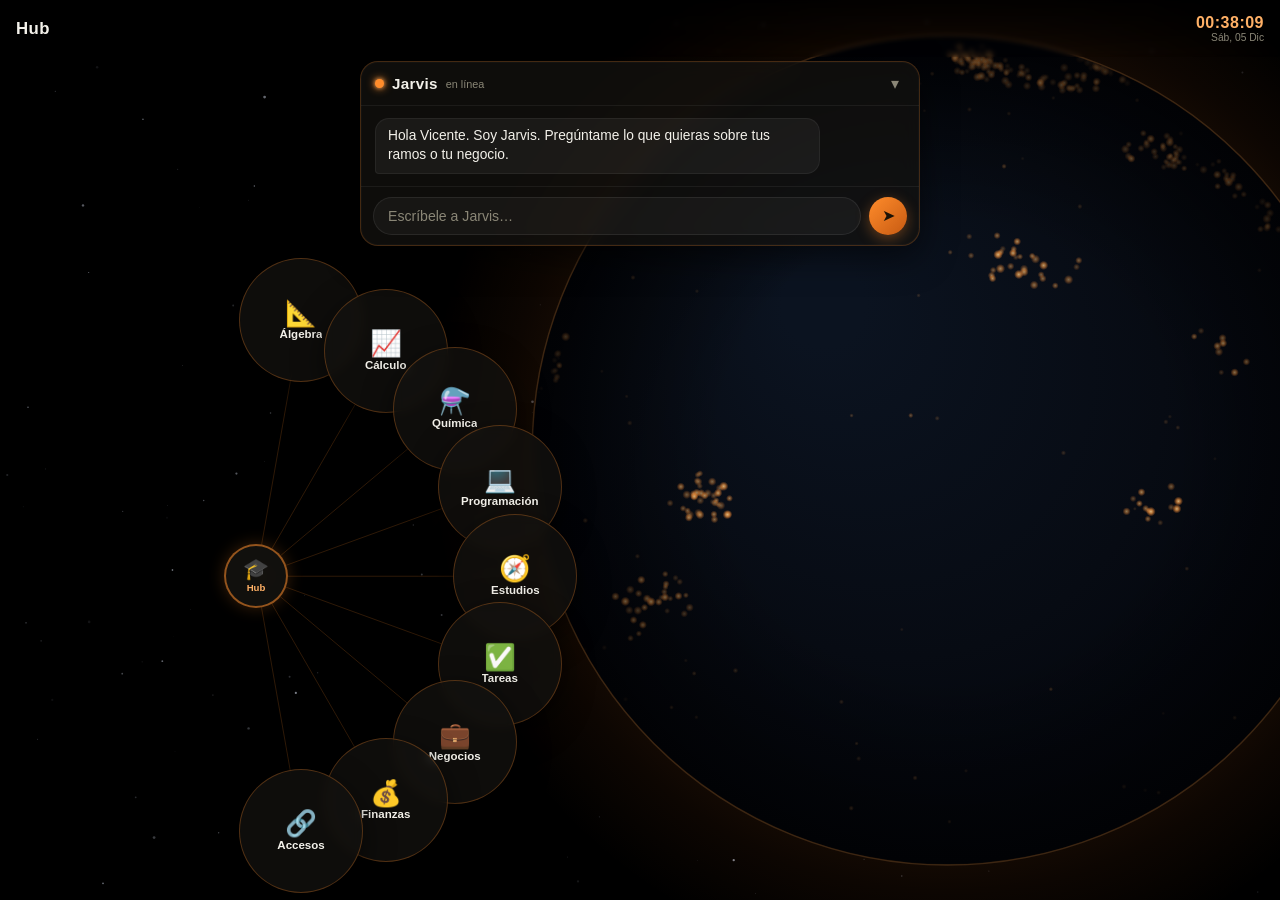
<file: index.html>
<!DOCTYPE html>
<html lang="es">
<head>
<meta charset="UTF-8" />
<meta name="viewport" content="width=device-width, initial-scale=1, maximum-scale=1, viewport-fit=cover" />
<meta name="theme-color" content="#000000" />
<title>UDP Hub — Vicente</title>
<link rel="stylesheet" href="style.css" />
</head>
<body>
  <canvas id="earth" aria-hidden="true"></canvas>

  <div id="app">
    <header id="topbar">
      <button id="backBtn" class="back-btn hidden" aria-label="Volver">← Volver</button>
      <h1 id="crumbTitle">UDP Hub</h1>
      <div id="clock" class="clock" aria-label="Fecha y hora">
        <span id="clockTime" class="clock-time">--:--</span>
        <span id="clockDate" class="clock-date"></span>
      </div>
    </header>

    <section id="jarvis" class="jarvis" aria-label="Asistente Jarvis">
      <div class="jarvis-head">
        <span class="jarvis-dot" aria-hidden="true"></span>
        <span class="jarvis-name">Jarvis</span>
        <span class="jarvis-status">en línea</span>
        <button id="jarvisToggle" class="jarvis-toggle" aria-label="Minimizar chat">▾</button>
      </div>
      <div id="jarvisMessages" class="jarvis-messages"></div>
      <form id="jarvisForm" class="jarvis-input">
        <input id="jarvisField" type="text" autocomplete="off" placeholder="Escríbele a Jarvis…" />
        <button id="jarvisSend" type="submit" aria-label="Enviar">➤</button>
      </form>
    </section>

    <main id="stage">
      <svg id="lines" aria-hidden="true"></svg>
      <div id="center-bubble" class="bubble center">
        <span class="bubble-icon">🎓</span>
        <span class="bubble-label">UDP</span>
      </div>
      <div id="bubble-field"></div>
    </main>

    <section id="panel" class="panel hidden">
      <div class="panel-header">
        <h2 id="panelTitle"></h2>
        <button id="closePanel" class="close-btn" aria-label="Cerrar">✕</button>
      </div>
      <div id="panelBody" class="panel-body"></div>
    </section>
  </div>

  <script src="earth.js"></script>
  <script src="app.js"></script>
</body>
</html>
</file>
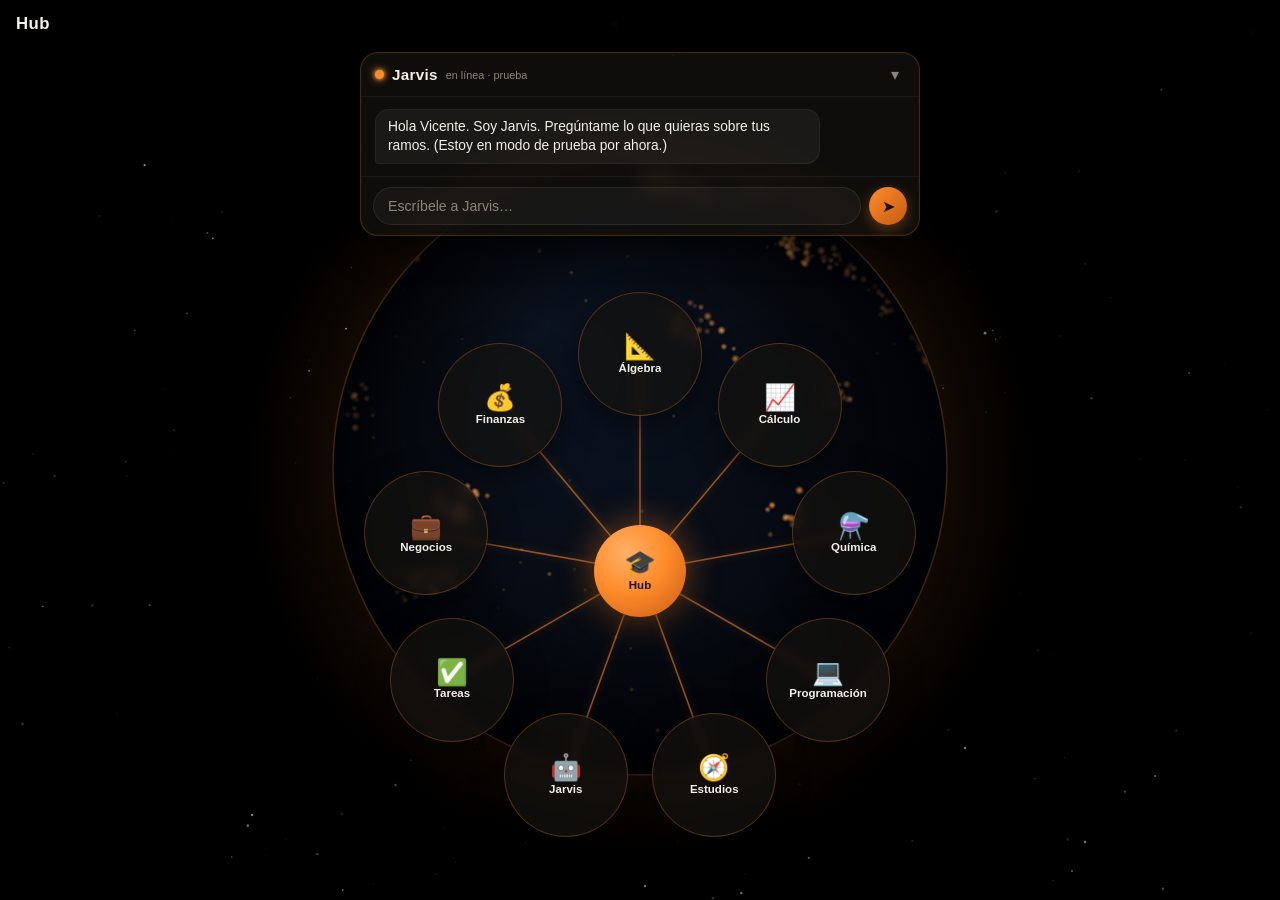
<file: preview.html>
<!DOCTYPE html>
<html lang='es'><head><meta charset='UTF-8'/><meta name='viewport' content='width=device-width, initial-scale=1'/><title>Preview UDP Hub</title><style>
:root {
  color-scheme: dark;
  --bg: #000000;
  --ink: #f3f1ea;
  --muted: #8a8676;
  --card: rgba(20, 19, 16, 0.72);
  --card-solid: #14130f;
  --line: rgba(255, 255, 255, 0.07);
  --shadow: 0 10px 30px rgba(0, 0, 0, 0.55);
  --accent: #ff8c2b;
  --accent-soft: #ffb066;
  --accent-deep: #c75a12;
  font-family: -apple-system, BlinkMacSystemFont, "Segoe UI", Roboto, Helvetica, Arial, sans-serif;
}

* { box-sizing: border-box; }

html, body {
  margin: 0;
  padding: 0;
  background: #000000;
  color: var(--ink);
  overscroll-behavior: none;
  -webkit-tap-highlight-color: transparent;
}

#earth {
  position: fixed;
  inset: 0;
  width: 100%;
  height: 100%;
  z-index: 0;
  display: block;
  background: #000000;
}

#app {
  position: relative;
  z-index: 1;
  min-height: 100vh;
  display: flex;
  flex-direction: column;
}

#topbar {
  position: sticky;
  top: 0;
  z-index: 20;
  display: flex;
  align-items: center;
  gap: 12px;
  padding: calc(env(safe-area-inset-top, 0px) + 14px) 16px 14px;
  background: linear-gradient(180deg, rgba(0,0,0,0.7) 0%, rgba(0,0,0,0) 100%);
  backdrop-filter: blur(2px);
}

#topbar h1 {
  font-size: 1.05rem;
  margin: 0;
  font-weight: 700;
  letter-spacing: 0.4px;
  color: var(--ink);
}

.back-btn {
  border: 1px solid rgba(255, 140, 43, 0.35);
  background: rgba(255, 140, 43, 0.08);
  color: var(--accent-soft);
  font-weight: 600;
  padding: 8px 14px;
  border-radius: 999px;
  font-size: 0.9rem;
}

.hidden { display: none !important; }

/* ====================== JARVIS CHAT ====================== */
.jarvis {
  position: relative;
  z-index: 18;
  width: min(560px, 92vw);
  margin: 4px auto 6px;
  background: var(--card);
  border: 1px solid rgba(255, 140, 43, 0.22);
  border-radius: 18px;
  box-shadow: 0 10px 34px rgba(0, 0, 0, 0.55), 0 0 0 1px rgba(255,255,255,0.02) inset;
  backdrop-filter: blur(10px);
  -webkit-backdrop-filter: blur(10px);
  display: flex;
  flex-direction: column;
  overflow: hidden;
}

.jarvis-head {
  display: flex;
  align-items: center;
  gap: 8px;
  padding: 10px 14px;
  border-bottom: 1px solid rgba(255, 255, 255, 0.06);
}

.jarvis-dot {
  width: 9px;
  height: 9px;
  border-radius: 50%;
  background: var(--accent);
  box-shadow: 0 0 10px var(--accent), 0 0 4px var(--accent-soft);
  animation: pulse 2.4s ease-in-out infinite;
}

@keyframes pulse {
  0%, 100% { opacity: 1; transform: scale(1); }
  50% { opacity: 0.45; transform: scale(0.8); }
}

.jarvis-name { font-weight: 700; font-size: 0.95rem; letter-spacing: 0.3px; }
.jarvis-status { font-size: 0.68rem; color: var(--muted); }

.jarvis-toggle {
  margin-left: auto;
  border: none;
  background: transparent;
  color: var(--muted);
  font-size: 1rem;
  cursor: pointer;
  padding: 2px 6px;
}

.jarvis-messages {
  display: flex;
  flex-direction: column;
  gap: 8px;
  padding: 12px 14px;
  max-height: 168px;
  overflow-y: auto;
  scrollbar-width: thin;
}

.jarvis.collapsed .jarvis-messages,
.jarvis.collapsed .jarvis-input { display: none; }

.msg {
  max-width: 84%;
  padding: 8px 12px;
  border-radius: 14px;
  font-size: 0.86rem;
  line-height: 1.35;
  word-wrap: break-word;
  animation: msgIn 0.18s ease;
}

@keyframes msgIn {
  from { opacity: 0; transform: translateY(4px); }
  to { opacity: 1; transform: translateY(0); }
}

.msg.bot {
  align-self: flex-start;
  background: rgba(255, 255, 255, 0.05);
  border: 1px solid rgba(255, 255, 255, 0.06);
  color: var(--ink);
  border-bottom-left-radius: 4px;
}

.msg.user {
  align-self: flex-end;
  background: linear-gradient(135deg, var(--accent), var(--accent-deep));
  color: #1a1206;
  font-weight: 600;
  border-bottom-right-radius: 4px;
}

.msg.typing { color: var(--muted); font-style: italic; }

.jarvis-input {
  display: flex;
  align-items: center;
  gap: 8px;
  padding: 10px 12px;
  border-top: 1px solid rgba(255, 255, 255, 0.06);
}

.jarvis-input input {
  flex: 1;
  background: rgba(255, 255, 255, 0.04);
  border: 1px solid rgba(255, 255, 255, 0.08);
  border-radius: 999px;
  padding: 10px 14px;
  color: var(--ink);
  font-size: 0.88rem;
  outline: none;
}

.jarvis-input input:focus { border-color: rgba(255, 140, 43, 0.5); }
.jarvis-input input::placeholder { color: var(--muted); }

.jarvis-input button {
  flex: none;
  width: 38px;
  height: 38px;
  border-radius: 50%;
  border: none;
  background: linear-gradient(135deg, var(--accent), var(--accent-deep));
  color: #1a1206;
  font-size: 1rem;
  cursor: pointer;
  box-shadow: 0 4px 14px rgba(255, 140, 43, 0.35);
}

.jarvis-input button:active { transform: scale(0.92); }

/* ====================== STAGE / BURBUJAS ====================== */
#stage {
  position: relative;
  flex: 1;
  min-height: 60vh;
  overflow: hidden;
  touch-action: none;
}

#lines {
  position: absolute;
  inset: 0;
  width: 100%;
  height: 100%;
  pointer-events: none;
  filter: drop-shadow(0 0 4px rgba(255, 140, 43, 0.5));
}

#lines line {
  stroke: var(--accent);
  stroke-width: 1.6;
  stroke-opacity: 0.55;
  stroke-linecap: round;
}

.bubble {
  position: absolute;
  display: flex;
  flex-direction: column;
  align-items: center;
  justify-content: center;
  border-radius: 50%;
  background: var(--card);
  box-shadow: var(--shadow);
  cursor: pointer;
  transition: transform 0.35s cubic-bezier(.2,.8,.2,1), opacity 0.3s ease, box-shadow 0.2s ease;
  user-select: none;
  text-align: center;
  padding: 6px;
  border: 1px solid rgba(255, 255, 255, 0.08);
  backdrop-filter: blur(6px);
  -webkit-backdrop-filter: blur(6px);
}

.bubble:active { transform: scale(0.94); }

.bubble.center {
  width: 92px;
  height: 92px;
  left: 50%;
  top: 50%;
  transform: translate(-50%, -50%);
  background: radial-gradient(circle at 35% 30%, var(--accent-soft), var(--accent) 45%, var(--accent-deep) 100%);
  color: #1a1206;
  border: none;
  z-index: 5;
  box-shadow: 0 0 36px rgba(255, 140, 43, 0.45), 0 10px 24px rgba(0,0,0,0.5);
}

.bubble.center .bubble-label { color: #1a1206; font-weight: 800; }

.bubble-icon { font-size: 1.6rem; line-height: 1; }
.bubble-label {
  font-size: 0.72rem;
  font-weight: 600;
  margin-top: 2px;
  color: var(--ink);
  max-width: 90%;
  overflow: hidden;
  text-overflow: ellipsis;
  white-space: nowrap;
}

.bubble.main {
  width: 104px;
  height: 104px;
  border-color: rgba(255, 140, 43, 0.28);
}

.bubble.sub { width: 84px; height: 84px; }

.bubble.badge::after {
  content: attr(data-badge);
  position: absolute;
  top: -4px;
  right: -2px;
  background: var(--accent);
  color: #1a1206;
  font-size: 0.62rem;
  font-weight: 800;
  border-radius: 999px;
  padding: 2px 6px;
  box-shadow: 0 2px 10px rgba(255, 140, 43, 0.6);
}

.bubble.dimmed { opacity: 0.22; pointer-events: none; }

/* ====================== PANEL ====================== */
.panel {
  position: fixed;
  left: 0;
  right: 0;
  bottom: 0;
  max-height: 78vh;
  background: var(--card-solid);
  border-top: 1px solid rgba(255, 140, 43, 0.18);
  border-radius: 22px 22px 0 0;
  box-shadow: 0 -10px 40px rgba(0, 0, 0, 0.6);
  z-index: 50;
  display: flex;
  flex-direction: column;
  padding-bottom: env(safe-area-inset-bottom, 0px);
  animation: slideUp 0.25s ease;
}

@keyframes slideUp {
  from { transform: translateY(16px); opacity: 0.6; }
  to { transform: translateY(0); opacity: 1; }
}

.panel-header {
  display: flex;
  align-items: center;
  justify-content: space-between;
  padding: 16px 18px 8px;
  border-bottom: 1px solid rgba(255, 255, 255, 0.07);
}

.panel-header h2 { margin: 0; font-size: 1.05rem; color: var(--ink); }

.close-btn {
  border: none;
  background: rgba(255, 140, 43, 0.12);
  color: var(--accent-soft);
  width: 32px;
  height: 32px;
  border-radius: 50%;
  font-size: 1rem;
}

.panel-body {
  padding: 12px 18px 24px;
  overflow-y: auto;
}

.file-row {
  display: flex;
  align-items: center;
  justify-content: space-between;
  gap: 10px;
  padding: 12px 10px;
  border-radius: 14px;
  background: rgba(255, 255, 255, 0.04);
  border: 1px solid rgba(255, 255, 255, 0.05);
  margin-bottom: 8px;
  text-decoration: none;
  color: var(--ink);
}

.file-row:active { background: rgba(255, 140, 43, 0.1); }

.file-name { font-size: 0.92rem; font-weight: 600; }
.file-meta { font-size: 0.74rem; color: var(--muted); }
.file-open { font-size: 0.8rem; color: var(--accent-soft); font-weight: 700; }

.empty-state {
  color: var(--muted);
  font-size: 0.9rem;
  padding: 20px 4px;
  text-align: center;
}

.evalu-item, .summary-card {
  background: rgba(255, 255, 255, 0.04);
  border: 1px solid rgba(255, 255, 255, 0.05);
  border-radius: 14px;
  padding: 14px;
  margin-bottom: 10px;
}

.evalu-item .pill {
  display: inline-block;
  font-size: 0.68rem;
  font-weight: 700;
  padding: 2px 8px;
  border-radius: 999px;
  margin-bottom: 6px;
  color: white;
}

.priority-high { background: #d63031; }
.priority-mid { background: var(--accent-deep); }
.priority-low { background: #00b894; }

.config-row {
  display: flex;
  align-items: center;
  justify-content: space-between;
  padding: 10px 0;
  border-bottom: 1px solid rgba(255, 255, 255, 0.06);
}

.config-row select, .config-row input {
  background: rgba(255, 255, 255, 0.05);
  border: 1px solid rgba(255, 255, 255, 0.1);
  border-radius: 10px;
  padding: 6px 10px;
  font-size: 0.85rem;
  color: var(--ink);
}

.save-btn {
  margin-top: 14px;
  width: 100%;
  background: linear-gradient(135deg, var(--accent), var(--accent-deep));
  color: #1a1206;
  border: none;
  padding: 12px;
  border-radius: 12px;
  font-weight: 700;
  font-size: 0.92rem;
}

footer.note {
  font-size: 0.72rem;
  color: var(--muted);
  text-align: center;
  padding: 10px 16px 4px;
}

@media (min-width: 700px) {
  .bubble.main { width: 124px; height: 124px; }
  .bubble.sub { width: 96px; height: 96px; }
  .panel {
    left: 50%;
    right: auto;
    bottom: 24px;
    transform: translateX(-50%);
    width: min(480px, 92vw);
    border-radius: 22px;
    max-height: 80vh;
  }
}

html,body{height:100%}</style></head><body>
  <canvas id="earth" aria-hidden="true"></canvas>
  <div id="app">
    <header id="topbar">
      <button id="backBtn" class="back-btn hidden" aria-label="Volver">← Volver</button>
      <h1 id="crumbTitle">UDP Hub</h1>
    </header>
    <section id="jarvis" class="jarvis" aria-label="Asistente Jarvis">
      <div class="jarvis-head">
        <span class="jarvis-dot" aria-hidden="true"></span>
        <span class="jarvis-name">Jarvis</span>
        <span class="jarvis-status">en línea · prueba</span>
        <button id="jarvisToggle" class="jarvis-toggle" aria-label="Minimizar chat">▾</button>
      </div>
      <div id="jarvisMessages" class="jarvis-messages"></div>
      <form id="jarvisForm" class="jarvis-input">
        <input id="jarvisField" type="text" autocomplete="off" placeholder="Escríbele a Jarvis…" />
        <button id="jarvisSend" type="submit" aria-label="Enviar">➤</button>
      </form>
    </section>
    <main id="stage">
      <svg id="lines" aria-hidden="true"></svg>
      <div id="center-bubble" class="bubble center">
        <span class="bubble-icon">🎓</span>
        <span class="bubble-label">UDP</span>
      </div>
      <div id="bubble-field"></div>
    </main>
    <section id="panel" class="panel hidden">
      <div class="panel-header"><h2 id="panelTitle"></h2><button id="closePanel" class="close-btn" aria-label="Cerrar">✕</button></div>
      <div id="panelBody" class="panel-body"></div>
    </section>
  </div>
  <script>
  // preview: simula data/graph.json sin servidor
  const __GRAPH__ = {"root":"root","nodes":{"root":{"label":"Hub","icon":"\ud83c\udf93","type":"group","children":["algebra","calculo","quimica","programacion","estudios","jarvis","tareas","negocios","finanzas"]},"algebra":{"label":"\u00c1lgebra","icon":"\ud83d\udcd0","type":"course","slug":"algebra"},"calculo":{"label":"C\u00e1lculo","icon":"\ud83d\udcc8","type":"course","slug":"calculo"},"quimica":{"label":"Qu\u00edmica","icon":"\u2697\ufe0f","type":"course","slug":"quimica"},"programacion":{"label":"Programaci\u00f3n","icon":"\ud83d\udcbb","type":"course","slug":"programacion"},"estudios":{"label":"Estudios","icon":"\ud83e\udded","type":"group","children":["canvas"]},"canvas":{"label":"Canvas","icon":"\ud83c\udfeb","type":"panel:canvas"},"jarvis":{"label":"Jarvis","icon":"\ud83e\udd16","type":"panel:jarvis"},"tareas":{"label":"Tareas","icon":"\u2705","type":"panel:placeholder"},"negocios":{"label":"Negocios","icon":"\ud83d\udcbc","type":"panel:placeholder"},"finanzas":{"label":"Finanzas","icon":"\ud83d\udcb0","type":"panel:placeholder"}}};
  window.fetch = function(path){
    if (String(path).indexOf('graph.json')>=0)
      return Promise.resolve({ ok:true, json:()=>Promise.resolve(__GRAPH__) });
    return Promise.resolve({ ok:false, json:()=>Promise.reject(new Error('na')) });
  };
  </script>
<script>
// UDP Hub — bubble navigation
// Generic node-graph engine: data/graph.json defines the tree of bubbles
// (root -> groups -> courses/panels). New top-level areas (Negocios, Finanzas,
// Tareas, Jarvis, etc.) are added by editing graph.json — no app.js changes needed
// unless they need a brand-new panel type.
//
// Data sources:
//   data/graph.json        -> navigation tree (which bubbles exist, in what order)
//   data/manifest.json     -> course files (Notes/Assignments/Exams/Syllabus per course)
//   data/canvas.json       -> Canvas courses/assignments (filled once the Canvas API is wired up)
//   data/evaluaciones.json -> upcoming evaluations synced from Gmail
//   data/resumen.json      -> weekly summary (filled by the scheduled task)

const stage = document.getElementById('stage');
const centerBubble = document.getElementById('center-bubble');
const field = document.getElementById('bubble-field');
const linesSvg = document.getElementById('lines');
const crumbTitle = document.getElementById('crumbTitle');
const backBtn = document.getElementById('backBtn');
const panel = document.getElementById('panel');
const panelTitle = document.getElementById('panelTitle');
const panelBody = document.getElementById('panelBody');
const closePanelBtn = document.getElementById('closePanel');

let graph = null;       // { root, nodes: { id: {label, icon, type, children?, slug?, note?} } }
let manifest = null;    // { courses: [...] }
let extra = { canvas: null, evaluaciones: null, resumen: null };
let history = [];       // stack of node ids for the bubble-ring views (not panels)

const CAT_ICON_FALLBACK = '📁';

init();
initEarth();
initJarvis();

async function init() {
  const [g, m, c, e, r] = await Promise.allSettled([
    fetchJSON('data/graph.json'),
    fetchJSON('data/manifest.json'),
    fetchJSON('data/canvas.json'),
    fetchJSON('data/evaluaciones.json'),
    fetchJSON('data/resumen.json'),
  ]);
  graph = g.status === 'fulfilled' ? g.value : { root: 'root', nodes: { root: { label: 'Hub', icon: '🎓', type: 'group', children: [] } } };
  manifest = m.status === 'fulfilled' ? m.value : { courses: [] };
  extra.canvas = c.status === 'fulfilled' ? c.value : null;
  extra.evaluaciones = e.status === 'fulfilled' ? e.value : null;
  extra.resumen = r.status === 'fulfilled' ? r.value : null;

  history = [graph.root];
  renderCurrentNode();

  window.addEventListener('resize', () => renderCurrentNode());
  backBtn.addEventListener('click', goBack);
  centerBubble.addEventListener('click', () => {
    if (history.length > 1) { history = [graph.root]; renderCurrentNode(); }
  });
  closePanelBtn.addEventListener('click', closePanel);
}

async function fetchJSON(path) {
  const res = await fetch(path, { cache: 'no-store' });
  if (!res.ok) throw new Error('missing ' + path);
  return res.json();
}

function node(id) { return (graph.nodes || {})[id]; }

function goBack() {
  if (history.length <= 1) return;
  history.pop();
  renderCurrentNode();
}

// Returns the list of {id, label, icon, count?} bubbles to show for a node.
function childItems(n) {
  if (n.type === 'course') {
    const course = (manifest.courses || []).find(c => c.slug === n.slug);
    if (!course) return [];
    return course.categories.map(cat => ({
      id: 'cat:' + n.slug + ':' + cat.key,
      label: cat.label,
      icon: cat.icon || CAT_ICON_FALLBACK,
      count: cat.files.length,
      categoryRef: cat,
      courseRef: course,
    }));
  }
  if (Array.isArray(n.children)) {
    return n.children.map(id => ({ id, label: node(id)?.label || id, icon: node(id)?.icon || '•' }));
  }
  return [];
}

function renderCurrentNode() {
  const id = history[history.length - 1];
  const n = node(id);
  if (!n) return;

  crumbTitle.textContent = n.label;
  backBtn.classList.toggle('hidden', history.length <= 1);
  closePanel();
  setCenter(n.icon, n.label);
  clearField();

  const items = childItems(n);
  if (!items.length && n.type && n.type.startsWith('panel:')) {
    openPanelForNode(id, n);
    return;
  }

  layoutRing(items, (item, el) => {
    if (item.count !== undefined) el.classList.add('badge'), el.setAttribute('data-badge', item.count);
    el.addEventListener('click', () => onBubbleClick(item, n));
  }, history.length === 1 ? 'main' : 'sub');
}

function onBubbleClick(item, parentNode) {
  if (item.categoryRef) {
    openCategoryPanel(item.courseRef, item.categoryRef);
    return;
  }
  const childNode = node(item.id);
  if (!childNode) return;

  if (childNode.type === 'group' || childNode.type === 'course') {
    history.push(item.id);
    renderCurrentNode();
  } else if (childNode.type && childNode.type.startsWith('panel:')) {
    openPanelForNode(item.id, childNode);
  }
}

function setCenter(icon, label) {
  centerBubble.querySelector('.bubble-icon').textContent = icon;
  centerBubble.querySelector('.bubble-label').textContent = label;
}

function clearField() {
  field.innerHTML = '';
  linesSvg.innerHTML = '';
}

function layoutRing(items, bind, sizeClass) {
  const rect = stage.getBoundingClientRect();
  const cx = rect.width / 2;
  const cy = rect.height * 0.5;
  const radius = Math.min(rect.width, rect.height) * (sizeClass === 'main' ? 0.33 : 0.30);

  items.forEach((item, i) => {
    const angle = (-90 + (360 / items.length) * i) * (Math.PI / 180);
    const x = cx + radius * Math.cos(angle);
    const y = cy + radius * Math.sin(angle);

    const el = document.createElement('div');
    el.className = `bubble ${sizeClass}`;
    el.style.left = `${x}px`;
    el.style.top = `${y}px`;
    el.style.transform = 'translate(-50%, -50%)';
    el.innerHTML = `<span class="bubble-icon">${item.icon}</span><span class="bubble-label">${item.label}</span>`;
    field.appendChild(el);
    bind(item, el);

    drawLine(cx, cy, x, y);
  });
}

function drawLine(x1, y1, x2, y2) {
  const line = document.createElementNS('http://www.w3.org/2000/svg', 'line');
  line.setAttribute('x1', x1);
  line.setAttribute('y1', y1);
  line.setAttribute('x2', x2);
  line.setAttribute('y2', y2);
  linesSvg.appendChild(line);
}

function openPanel(title) {
  panelTitle.textContent = title;
  panel.classList.remove('hidden');
}

function closePanel() {
  panel.classList.add('hidden');
  panelBody.innerHTML = '';
}

function fmtSize(bytes) {
  if (bytes < 1024) return `${bytes} B`;
  if (bytes < 1024 * 1024) return `${(bytes / 1024).toFixed(0)} KB`;
  return `${(bytes / (1024 * 1024)).toFixed(1)} MB`;
}

function openCategoryPanel(course, cat) {
  openPanel(`${course.displayName} · ${cat.label}`);
  if (!cat.files.length) {
    panelBody.innerHTML = `<div class="empty-state">Todavía no hay archivos aquí.</div>`;
    return;
  }
  panelBody.innerHTML = cat.files.map(f => `
    <a class="file-row" href="${encodeURI(f.path)}" target="_blank" rel="noopener">
      <div>
        <div class="file-name">${escapeHtml(f.name)}</div>
        <div class="file-meta">${fmtSize(f.size)}</div>
      </div>
      <div class="file-open">Abrir →</div>
    </a>
  `).join('');
}

// Dispatches a node's panel:* type to its renderer.
function openPanelForNode(id, n) {
  if (n.type === 'panel:canvas') return renderCanvasPanel();
  if (n.type === 'panel:evaluaciones') return renderEvaluacionesPanel();
  if (n.type === 'panel:resumen') return renderResumenPanel();
  if (n.type === 'panel:avisos') return renderAvisosPanel();
  if (n.type === 'panel:jarvis') return renderJarvisPanel(n);
  if (n.type === 'panel:placeholder') return renderPlaceholderPanel(n);
}

function pendingBlock(msg) {
  return `<div class="empty-state">${msg}</div>`;
}

function renderCanvasPanel() {
  openPanel('Canvas');
  const data = extra.canvas;
  if (!data || data.status === 'pending_setup') {
    panelBody.innerHTML = pendingBlock('Canvas todavía no está conectado en vivo. El dominio (udp.instructure.com) está bloqueado para conexiones directas desde este entorno — necesita un pequeño servidor intermedio (function serverless) que guarde el token de forma segura. En cuanto esté desplegado, aquí aparecerán tus cursos y tareas próximas.');
    return;
  }
  const courses = data.courses || [];
  if (!courses.length) {
    panelBody.innerHTML = pendingBlock('No hay tareas próximas en Canvas por ahora.');
    return;
  }
  panelBody.innerHTML = courses.map(c => `
    <div class="summary-card">
      <strong>${escapeHtml(c.name)}</strong>
      ${(c.assignments || []).map(a => `
        <div class="evalu-item" style="margin-top:8px;">
          <div>${escapeHtml(a.name)}</div>
          <div class="file-meta">Vence: ${escapeHtml(a.due_at || 'sin fecha')}</div>
        </div>
      `).join('') || '<div class="file-meta">Sin tareas pendientes</div>'}
    </div>
  `).join('');
}

function renderEvaluacionesPanel() {
  openPanel('Próximas evaluaciones');
  const data = extra.evaluaciones;
  if (!data || !data.items || !data.items.length) {
    panelBody.innerHTML = pendingBlock('Todavía no hay evaluaciones detectadas desde Gmail. Esto se actualiza automáticamente cuando se sincronice el correo.');
    return;
  }
  const order = { alta: 0, media: 1, baja: 2 };
  const sorted = [...data.items].sort((a, b) => (order[a.priority] ?? 9) - (order[b.priority] ?? 9));
  const syncedNote = data.lastSynced ? `<div class="file-meta" style="margin-bottom:10px;">Última sincronización: ${escapeHtml(data.lastSynced)}</div>` : '';
  panelBody.innerHTML = syncedNote + sorted.map(item => `
    <div class="evalu-item">
      <span class="pill ${priorityClass(item.priority)}">${escapeHtml(item.priority || 'media')}</span>
      <div><strong>${escapeHtml(item.subject)}</strong> — ${escapeHtml(item.title)}</div>
      <div class="file-meta">${escapeHtml(item.date || '')} · fuente: ${escapeHtml(item.source || 'gmail')}</div>
      ${item.detail ? `<div class="file-meta" style="margin-top:4px;">${escapeHtml(item.detail)}</div>` : ''}
    </div>
  `).join('');
}

function priorityClass(p) {
  if (p === 'alta') return 'priority-high';
  if (p === 'baja') return 'priority-low';
  return 'priority-mid';
}

function renderResumenPanel() {
  openPanel('Resumen semanal');
  const data = extra.resumen;
  if (!data || !data.weekOf) {
    panelBody.innerHTML = pendingBlock('Aún no se ha generado el primer resumen semanal. Se genera automáticamente cada semana y también llega a tu correo (como borrador, ya que la cuenta conectada solo permite redactar borradores, no enviar correos directamente).');
    return;
  }
  panelBody.innerHTML = `
    <div class="summary-card">
      <div class="file-meta">Semana del ${escapeHtml(data.weekOf)}</div>
      <div style="margin-top:8px; white-space:pre-wrap;">${escapeHtml(data.summary || '')}</div>
    </div>
  `;
}

function renderAvisosPanel() {
  openPanel('Configurar avisos');
  const saved = JSON.parse(localStorage.getItem('udp_hub_avisos') || '{}');
  const day = saved.day || 'domingo';
  const time = saved.time || '19:00';
  const channel = saved.channel || 'correo';

  panelBody.innerHTML = `
    <div class="config-row">
      <span>Día</span>
      <select id="cfgDay">
        ${['lunes','martes','miércoles','jueves','viernes','sábado','domingo'].map(d =>
          `<option value="${d}" ${d === day ? 'selected' : ''}>${d}</option>`).join('')}
      </select>
    </div>
    <div class="config-row">
      <span>Hora</span>
      <input id="cfgTime" type="time" value="${time}" />
    </div>
    <div class="config-row">
      <span>Aviso por</span>
      <select id="cfgChannel">
        <option value="correo" ${channel === 'correo' ? 'selected' : ''}>Correo (borrador Gmail)</option>
        <option value="pagina" ${channel === 'pagina' ? 'selected' : ''}>Solo en esta página</option>
        <option value="ambos" ${channel === 'ambos' ? 'selected' : ''}>Ambos</option>
      </select>
    </div>
    <button class="save-btn" id="cfgSave">Guardar preferencia</button>
    <div class="file-meta" style="margin-top:10px;">
      Esto guarda tu preferencia en este dispositivo. Para que el resumen semanal realmente se genere a esa hora,
      avísale a Claude en el chat el día/hora que elegiste así se crea o actualiza la tarea programada.
    </div>
  `;

  document.getElementById('cfgSave').addEventListener('click', () => {
    const value = {
      day: document.getElementById('cfgDay').value,
      time: document.getElementById('cfgTime').value,
      channel: document.getElementById('cfgChannel').value,
    };
    localStorage.setItem('udp_hub_avisos', JSON.stringify(value));
    document.getElementById('cfgSave').textContent = 'Guardado ✓';
    setTimeout(() => { document.getElementById('cfgSave').textContent = 'Guardar preferencia'; }, 1500);
  });
}

function renderJarvisPanel(n) {
  openPanel('Jarvis');
  panelBody.innerHTML = `
    <div class="summary-card">
      <strong>El chat de Jarvis está siempre arriba ↑</strong>
      <div class="file-meta" style="margin-top:8px;">Ahora Jarvis vive como un chat fijo en la parte superior de la pantalla. Escríbele desde ahí en cualquier momento.</div>
    </div>
    <div class="empty-state" style="text-align:left; padding-left:4px;">
      Por ahora responde en modo de prueba (respuestas de ejemplo). Para que converse de verdad con IA — y luego con voz —
      necesita un pequeño backend propio que reciba tu mensaje, llame a la API de forma segura desde el servidor y devuelva
      la respuesta, sin exponer ninguna clave en el sitio público. Cuéntame cuándo quieres que avancemos con esa pieza.
    </div>
  `;
}

function renderPlaceholderPanel(n) {
  openPanel(n.label);
  panelBody.innerHTML = pendingBlock(n.note || 'Próximamente.');
}

function escapeHtml(str) {
  return String(str ?? '').replace(/[&<>"']/g, s => ({
    '&': '&amp;', '<': '&lt;', '>': '&gt;', '"': '&quot;', "'": '&#39;',
  }[s]));
}

/* ============================================================
   FONDO: Tierra nocturna rotando con luces de ciudades
   Todo dibujado en canvas — sin imágenes externas.
   ============================================================ */
function initEarth() {
  const canvas = document.getElementById('earth');
  if (!canvas) return;
  const ctx = canvas.getContext('2d');
  const prefersReduced = window.matchMedia && window.matchMedia('(prefers-reduced-motion: reduce)').matches;

  let W = 0, H = 0, dpr = 1;
  let stars = [];
  let cities = [];
  let rot = 0;
  const tilt = -0.36; // inclinación del eje (rad)

  // Núcleos de luz aproximando regiones pobladas [lon, lat, peso]
  const CLUSTERS = [
    [2, 48, 40], [0, 52, 24], [12, 45, 18], [24, 45, 14], [37, 55, 22],
    [31, 30, 16], [35, 32, 14], [45, 30, 12], [55, 25, 10],
    [78, 22, 46], [88, 24, 24], [73, 19, 18], [100, 14, 16],
    [116, 32, 44], [120, 30, 20], [108, 23, 16], [135, 35, 30], [127, 37, 14],
    [106, 11, 18], [110, -7, 22], [121, 14, 12],
    [3, 8, 16], [8, 5, 10], [28, -26, 12], [36, -1, 8],
    [-77, 39, 30], [-87, 41, 16], [-95, 30, 16], [-118, 34, 22], [-122, 38, 12],
    [-99, 19, 24], [-74, 5, 10], [-58, -34, 16], [-46, -23, 22], [-43, -23, 12],
    [-70, -33, 10], [151, -33, 16], [145, -38, 10], [174, -37, 6],
  ];

  function rand(a, b) { return a + Math.random() * (b - a); }
  function gauss() { return (Math.random() + Math.random() + Math.random() - 1.5) / 1.5; }

  function buildCities() {
    cities = [];
    CLUSTERS.forEach(([lon, lat, weight]) => {
      const n = Math.round(weight * 1.1);
      for (let i = 0; i < n; i++) {
        const clon = lon + gauss() * 9;
        const clat = lat + gauss() * 6;
        cities.push({
          lon: clon * Math.PI / 180,
          lat: clat * Math.PI / 180,
          b: rand(0.45, 1),
          tw: Math.random() * Math.PI * 2,
        });
      }
    });
    // luces sueltas dispersas por todo el globo
    for (let i = 0; i < 140; i++) {
      cities.push({
        lon: rand(-180, 180) * Math.PI / 180,
        lat: Math.asin(rand(-1, 1)),
        b: rand(0.15, 0.4),
        tw: Math.random() * Math.PI * 2,
      });
    }
  }

  function buildStars() {
    stars = [];
    const count = Math.round((W * H) / 7000);
    for (let i = 0; i < count; i++) {
      stars.push({
        x: Math.random() * W,
        y: Math.random() * H,
        r: Math.random() * 1.2 + 0.2,
        a: rand(0.2, 0.8),
        tw: Math.random() * Math.PI * 2,
      });
    }
  }

  function resize() {
    dpr = Math.min(window.devicePixelRatio || 1, 2);
    W = window.innerWidth;
    H = window.innerHeight;
    canvas.width = W * dpr;
    canvas.height = H * dpr;
    canvas.style.width = W + 'px';
    canvas.style.height = H + 'px';
    ctx.setTransform(dpr, 0, 0, dpr, 0, 0);
    buildStars();
    if (!cities.length) buildCities();
  }

  function globe() {
    const R = Math.min(W, H) * 0.34;
    return { cx: W / 2, cy: H * 0.52, R };
  }

  function draw(t) {
    const time = t * 0.001;
    ctx.clearRect(0, 0, W, H);
    ctx.fillStyle = '#000000';
    ctx.fillRect(0, 0, W, H);

    // estrellas
    for (const s of stars) {
      const a = s.a * (0.6 + 0.4 * Math.sin(time * 1.5 + s.tw));
      ctx.globalAlpha = Math.max(0, a);
      ctx.fillStyle = '#cfd6e6';
      ctx.beginPath();
      ctx.arc(s.x, s.y, s.r, 0, Math.PI * 2);
      ctx.fill();
    }
    ctx.globalAlpha = 1;

    const { cx, cy, R } = globe();

    // halo atmosférico cálido
    const halo = ctx.createRadialGradient(cx, cy, R * 0.85, cx, cy, R * 1.28);
    halo.addColorStop(0, 'rgba(255, 140, 43, 0.12)');
    halo.addColorStop(0.5, 'rgba(255, 120, 40, 0.05)');
    halo.addColorStop(1, 'rgba(255, 120, 40, 0)');
    ctx.fillStyle = halo;
    ctx.beginPath();
    ctx.arc(cx, cy, R * 1.28, 0, Math.PI * 2);
    ctx.fill();

    // esfera nocturna (lado oscuro de la Tierra)
    const sphere = ctx.createRadialGradient(cx - R * 0.3, cy - R * 0.35, R * 0.1, cx, cy, R);
    sphere.addColorStop(0, '#0b1320');
    sphere.addColorStop(0.6, '#070b13');
    sphere.addColorStop(1, '#02040a');
    ctx.fillStyle = sphere;
    ctx.beginPath();
    ctx.arc(cx, cy, R, 0, Math.PI * 2);
    ctx.fill();

    // clip al disco para dibujar las luces
    ctx.save();
    ctx.beginPath();
    ctx.arc(cx, cy, R, 0, Math.PI * 2);
    ctx.clip();

    const cosT = Math.cos(tilt), sinT = Math.sin(tilt);
    for (const c of cities) {
      const lambda = c.lon + rot;
      const cosLat = Math.cos(c.lat);
      let x = cosLat * Math.sin(lambda);
      let y = Math.sin(c.lat);
      let z = cosLat * Math.cos(lambda);
      // inclinación sobre eje X
      const y2 = y * cosT - z * sinT;
      const z2 = y * sinT + z * cosT;
      y = y2; z = z2;
      if (z <= 0.02) continue; // cara oculta

      const sx = cx + x * R;
      const sy = cy - y * R;
      const depth = Math.pow(z, 0.6);            // oscurecimiento hacia el borde
      const tw = 0.75 + 0.25 * Math.sin(time * 2 + c.tw);
      const alpha = Math.min(1, c.b * depth * tw);
      const size = 0.6 + c.b * 1.4;

      const g = ctx.createRadialGradient(sx, sy, 0, sx, sy, size * 2.4);
      g.addColorStop(0, `rgba(255, 214, 150, ${alpha})`);
      g.addColorStop(0.4, `rgba(255, 160, 70, ${alpha * 0.8})`);
      g.addColorStop(1, 'rgba(255, 130, 40, 0)');
      ctx.fillStyle = g;
      ctx.beginPath();
      ctx.arc(sx, sy, size * 2.4, 0, Math.PI * 2);
      ctx.fill();
    }
    ctx.restore();

    // sombreado de borde para dar volumen
    const edge = ctx.createRadialGradient(cx, cy, R * 0.55, cx, cy, R);
    edge.addColorStop(0, 'rgba(0,0,0,0)');
    edge.addColorStop(1, 'rgba(0,0,0,0.55)');
    ctx.fillStyle = edge;
    ctx.beginPath();
    ctx.arc(cx, cy, R, 0, Math.PI * 2);
    ctx.fill();

    // fino anillo de atmósfera
    ctx.strokeStyle = 'rgba(255, 170, 90, 0.18)';
    ctx.lineWidth = 1.4;
    ctx.beginPath();
    ctx.arc(cx, cy, R + 1, 0, Math.PI * 2);
    ctx.stroke();

    if (!prefersReduced) rot += 0.0016;
    requestAnimationFrame(draw);
  }

  window.addEventListener('resize', resize);
  resize();
  requestAnimationFrame(draw);
}

/* ============================================================
   JARVIS — chat siempre abierto (modo de prueba: respuestas
   simuladas, sin IA real todavía).
   ============================================================ */
function initJarvis() {
  const root = document.getElementById('jarvis');
  const form = document.getElementById('jarvisForm');
  const fieldEl = document.getElementById('jarvisField');
  const msgs = document.getElementById('jarvisMessages');
  const toggle = document.getElementById('jarvisToggle');
  if (!root || !form || !fieldEl || !msgs) return;

  const DEMO_REPLIES = [
    'Recibido. Estoy en modo de prueba — todavía no estoy conectado a la IA, pero la interfaz ya quedó lista.',
    'Anotado. Cuando conectemos el backend voy a poder responderte de verdad; por ahora esto es una demo del diseño.',
    '¡Listo! En cuanto enchufemos la API te respondo con información real. Esto es solo una vista previa.',
    'Te leo. Aún no proceso respuestas reales, pero así se va a sentir el chat cuando esté funcionando.',
  ];

  function addMessage(text, who) {
    const el = document.createElement('div');
    el.className = 'msg ' + who;
    el.textContent = text;
    msgs.appendChild(el);
    msgs.scrollTop = msgs.scrollHeight;
    return el;
  }

  // mensaje de bienvenida
  addMessage('Hola Vicente. Soy Jarvis. Pregúntame lo que quieras sobre tus ramos. (Estoy en modo de prueba por ahora.)', 'bot');

  form.addEventListener('submit', (e) => {
    e.preventDefault();
    const text = fieldEl.value.trim();
    if (!text) return;
    addMessage(text, 'user');
    fieldEl.value = '';

    const typing = addMessage('Jarvis está escribiendo…', 'bot');
    typing.classList.add('typing');

    setTimeout(() => {
      typing.remove();
      const reply = DEMO_REPLIES[Math.floor(Math.random() * DEMO_REPLIES.length)];
      addMessage(reply, 'bot');
    }, 700 + Math.random() * 700);
  });

  toggle.addEventListener('click', () => {
    const collapsed = root.classList.toggle('collapsed');
    toggle.textContent = collapsed ? '▸' : '▾';
    toggle.setAttribute('aria-label', collapsed ? 'Abrir chat' : 'Minimizar chat');
  });
}

</script></body></html>
</file>
<file: style.css>
:root {
  color-scheme: dark;
  --bg: #000000;
  --ink: #f3f1ea;
  --muted: #8a8676;
  --card: rgba(20, 19, 16, 0.72);
  --card-solid: #14130f;
  --line: rgba(255, 255, 255, 0.07);
  --shadow: 0 10px 30px rgba(0, 0, 0, 0.55);
  --accent: #ff8c2b;
  --accent-soft: #ffb066;
  --accent-deep: #c75a12;
  font-family: -apple-system, BlinkMacSystemFont, "Segoe UI", Roboto, Helvetica, Arial, sans-serif;
}

* { box-sizing: border-box; }

html, body {
  margin: 0;
  padding: 0;
  background: #000000;
  color: var(--ink);
  overscroll-behavior: none;
  -webkit-tap-highlight-color: transparent;
}

#earth {
  position: fixed;
  inset: 0;
  width: 100%;
  height: 100%;
  z-index: 0;
  display: block;
  background: #000000;
}

#app {
  position: relative;
  z-index: 1;
  min-height: 100vh;
  display: flex;
  flex-direction: column;
}

#topbar {
  position: sticky;
  top: 0;
  z-index: 20;
  display: flex;
  align-items: center;
  gap: 12px;
  padding: calc(env(safe-area-inset-top, 0px) + 14px) 16px 14px;
  background: linear-gradient(180deg, rgba(0,0,0,0.7) 0%, rgba(0,0,0,0) 100%);
  backdrop-filter: blur(2px);
}

#topbar h1 {
  font-size: 1.05rem;
  margin: 0;
  font-weight: 700;
  letter-spacing: 0.4px;
  color: var(--ink);
}

.back-btn {
  border: 1px solid rgba(255, 140, 43, 0.35);
  background: rgba(255, 140, 43, 0.08);
  color: var(--accent-soft);
  font-weight: 600;
  padding: 8px 14px;
  border-radius: 999px;
  font-size: 0.9rem;
}

.hidden { display: none !important; }

/* ====================== RELOJ ====================== */
.clock {
  margin-left: auto;
  text-align: right;
  line-height: 1.12;
  user-select: none;
}
.clock-time {
  display: block;
  font-size: 1rem;
  font-weight: 700;
  color: var(--accent-soft);
  font-variant-numeric: tabular-nums;
  letter-spacing: 0.5px;
}
.clock-date {
  display: block;
  font-size: 0.64rem;
  color: var(--muted);
  text-transform: capitalize;
}

/* ====================== JARVIS CHAT ====================== */
.jarvis {
  position: relative;
  z-index: 18;
  width: min(560px, 92vw);
  margin: 4px auto 6px;
  background: var(--card);
  border: 1px solid rgba(255, 140, 43, 0.22);
  border-radius: 18px;
  box-shadow: 0 10px 34px rgba(0, 0, 0, 0.55), 0 0 0 1px rgba(255,255,255,0.02) inset;
  backdrop-filter: blur(10px);
  -webkit-backdrop-filter: blur(10px);
  display: flex;
  flex-direction: column;
  overflow: hidden;
}

.jarvis-head {
  display: flex;
  align-items: center;
  gap: 8px;
  padding: 10px 14px;
  border-bottom: 1px solid rgba(255, 255, 255, 0.06);
}

.jarvis-dot {
  width: 9px;
  height: 9px;
  border-radius: 50%;
  background: var(--accent);
  box-shadow: 0 0 10px var(--accent), 0 0 4px var(--accent-soft);
  animation: pulse 2.4s ease-in-out infinite;
}

@keyframes pulse {
  0%, 100% { opacity: 1; transform: scale(1); }
  50% { opacity: 0.45; transform: scale(0.8); }
}

.jarvis-name { font-weight: 700; font-size: 0.95rem; letter-spacing: 0.3px; }
.jarvis-status { font-size: 0.68rem; color: var(--muted); }

.jarvis-toggle {
  margin-left: auto;
  border: none;
  background: transparent;
  color: var(--muted);
  font-size: 1rem;
  cursor: pointer;
  padding: 2px 6px;
}

.jarvis-messages {
  display: flex;
  flex-direction: column;
  gap: 8px;
  padding: 12px 14px;
  max-height: 168px;
  overflow-y: auto;
  scrollbar-width: thin;
}

.jarvis.collapsed .jarvis-messages,
.jarvis.collapsed .jarvis-input { display: none; }

.msg {
  max-width: 84%;
  padding: 8px 12px;
  border-radius: 14px;
  font-size: 0.86rem;
  line-height: 1.35;
  word-wrap: break-word;
  animation: msgIn 0.18s ease;
}

@keyframes msgIn {
  from { opacity: 0; transform: translateY(4px); }
  to { opacity: 1; transform: translateY(0); }
}

.msg.bot {
  align-self: flex-start;
  background: rgba(255, 255, 255, 0.05);
  border: 1px solid rgba(255, 255, 255, 0.06);
  color: var(--ink);
  border-bottom-left-radius: 4px;
}

.msg.user {
  align-self: flex-end;
  background: linear-gradient(135deg, var(--accent), var(--accent-deep));
  color: #1a1206;
  font-weight: 600;
  border-bottom-right-radius: 4px;
}

.msg.typing { color: var(--muted); font-style: italic; }

.jarvis-input {
  display: flex;
  align-items: center;
  gap: 8px;
  padding: 10px 12px;
  border-top: 1px solid rgba(255, 255, 255, 0.06);
}

.jarvis-input input {
  flex: 1;
  background: rgba(255, 255, 255, 0.04);
  border: 1px solid rgba(255, 255, 255, 0.08);
  border-radius: 999px;
  padding: 10px 14px;
  color: var(--ink);
  font-size: 0.88rem;
  outline: none;
}

.jarvis-input input:focus { border-color: rgba(255, 140, 43, 0.5); }
.jarvis-input input::placeholder { color: var(--muted); }

.jarvis-input button {
  flex: none;
  width: 38px;
  height: 38px;
  border-radius: 50%;
  border: none;
  background: linear-gradient(135deg, var(--accent), var(--accent-deep));
  color: #1a1206;
  font-size: 1rem;
  cursor: pointer;
  box-shadow: 0 4px 14px rgba(255, 140, 43, 0.35);
}

.jarvis-input button:active { transform: scale(0.92); }

/* ====================== STAGE / BURBUJAS ====================== */
#stage {
  position: relative;
  flex: 1;
  min-height: 60vh;
  overflow: hidden;
  touch-action: none;
}

#lines {
  position: absolute;
  inset: 0;
  width: 100%;
  height: 100%;
  pointer-events: none;
}

#lines line {
  stroke: var(--accent);
  stroke-width: 1;
  stroke-opacity: 0.18;
  stroke-linecap: round;
}

.bubble {
  position: absolute;
  display: flex;
  flex-direction: column;
  align-items: center;
  justify-content: center;
  border-radius: 50%;
  background: var(--card);
  box-shadow: var(--shadow);
  cursor: pointer;
  transition: transform 0.35s cubic-bezier(.2,.8,.2,1), opacity 0.3s ease, box-shadow 0.2s ease;
  user-select: none;
  text-align: center;
  padding: 6px;
  border: 1px solid rgba(255, 255, 255, 0.08);
  backdrop-filter: blur(6px);
  -webkit-backdrop-filter: blur(6px);
}

.bubble:active { transform: scale(0.94); }

.bubble.center {
  width: 64px;
  height: 64px;
  left: 50%;
  top: 50%;
  transform: translate(-50%, -50%);
  background: rgba(20, 19, 16, 0.85);
  color: var(--accent-soft);
  border: 2px solid rgba(255, 140, 43, 0.55);
  z-index: 5;
  box-shadow: 0 0 16px rgba(255, 140, 43, 0.22);
}

.bubble.center .bubble-icon { font-size: 1.3rem; }
.bubble.center .bubble-label { color: var(--accent-soft); font-weight: 700; font-size: 0.6rem; }

.bubble-icon { font-size: 1.6rem; line-height: 1; }
.bubble-label {
  font-size: 0.72rem;
  font-weight: 600;
  margin-top: 2px;
  color: var(--ink);
  max-width: 90%;
  overflow: hidden;
  text-overflow: ellipsis;
  white-space: nowrap;
}

.bubble.main { width: 104px; height: 104px; border-color: rgba(255, 140, 43, 0.28); }
.bubble.sub { width: 84px; height: 84px; }

.bubble.expanded {
  width: 88px;
  height: 88px;
  border: 2px solid rgba(255, 140, 43, 0.6);
  background: rgba(20, 19, 16, 0.88);
  color: var(--accent-soft);
  z-index: 6;
  box-shadow: 0 0 20px rgba(255, 140, 43, 0.26), 0 10px 24px rgba(0, 0, 0, 0.5);
}

.bubble.expanded .bubble-icon { font-size: 1.55rem; }
.bubble.expanded .bubble-label { color: var(--accent-soft); font-weight: 700; font-size: 0.72rem; }

.bubble.shrunk { width: 70px; height: 70px; opacity: 0.72; }
.bubble.shrunk .bubble-icon { font-size: 1.25rem; }
.bubble.shrunk .bubble-label { font-size: 0.6rem; }

.bubble.badge::after {
  content: attr(data-badge);
  position: absolute;
  top: -4px;
  right: -2px;
  background: var(--accent);
  color: #1a1206;
  font-size: 0.62rem;
  font-weight: 800;
  border-radius: 999px;
  padding: 2px 6px;
  box-shadow: 0 2px 10px rgba(255, 140, 43, 0.6);
}

.bubble.dimmed { opacity: 0.22; pointer-events: none; }

/* ====================== PANEL ====================== */
.panel {
  position: fixed;
  left: 0;
  right: 0;
  bottom: 0;
  max-height: 78vh;
  background: var(--card-solid);
  border-top: 1px solid rgba(255, 140, 43, 0.18);
  border-radius: 22px 22px 0 0;
  box-shadow: 0 -10px 40px rgba(0, 0, 0, 0.6);
  z-index: 50;
  display: flex;
  flex-direction: column;
  padding-bottom: env(safe-area-inset-bottom, 0px);
  animation: slideUp 0.25s ease;
}

@keyframes slideUp {
  from { transform: translateY(16px); opacity: 0.6; }
  to { transform: translateY(0); opacity: 1; }
}

.panel-header {
  display: flex;
  align-items: center;
  justify-content: space-between;
  padding: 16px 18px 8px;
  border-bottom: 1px solid rgba(255, 255, 255, 0.07);
}

.panel-header h2 { margin: 0; font-size: 1.05rem; color: var(--ink); }

.close-btn {
  border: none;
  background: rgba(255, 140, 43, 0.12);
  color: var(--accent-soft);
  width: 32px;
  height: 32px;
  border-radius: 50%;
  font-size: 1rem;
}

.panel-body { padding: 12px 18px 24px; overflow-y: auto; }

.file-row {
  display: flex;
  align-items: center;
  justify-content: space-between;
  gap: 10px;
  padding: 12px 10px;
  border-radius: 14px;
  background: rgba(255, 255, 255, 0.04);
  border: 1px solid rgba(255, 255, 255, 0.05);
  margin-bottom: 8px;
  text-decoration: none;
  color: var(--ink);
}

.file-row:active { background: rgba(255, 140, 43, 0.1); }

.file-name { font-size: 0.92rem; font-weight: 600; }
.file-meta { font-size: 0.74rem; color: var(--muted); }
.file-open { font-size: 0.8rem; color: var(--accent-soft); font-weight: 700; }

.empty-state { color: var(--muted); font-size: 0.9rem; padding: 20px 4px; text-align: center; }

.evalu-item, .summary-card {
  background: rgba(255, 255, 255, 0.04);
  border: 1px solid rgba(255, 255, 255, 0.05);
  border-radius: 14px;
  padding: 14px;
  margin-bottom: 10px;
}

.evalu-item .pill {
  display: inline-block;
  font-size: 0.68rem;
  font-weight: 700;
  padding: 2px 8px;
  border-radius: 999px;
  margin-bottom: 6px;
  color: white;
}

.priority-high { background: #d63031; }
.priority-mid { background: var(--accent-deep); }
.priority-low { background: #00b894; }

.config-row {
  display: flex;
  align-items: center;
  justify-content: space-between;
  padding: 10px 0;
  border-bottom: 1px solid rgba(255, 255, 255, 0.06);
}

.config-row select, .config-row input {
  background: rgba(255, 255, 255, 0.05);
  border: 1px solid rgba(255, 255, 255, 0.1);
  border-radius: 10px;
  padding: 6px 10px;
  font-size: 0.85rem;
  color: var(--ink);
}

.save-btn {
  margin-top: 14px;
  width: 100%;
  background: linear-gradient(135deg, var(--accent), var(--accent-deep));
  color: #1a1206;
  border: none;
  padding: 12px;
  border-radius: 12px;
  font-weight: 700;
  font-size: 0.92rem;
}

footer.note { font-size: 0.72rem; color: var(--muted); text-align: center; padding: 10px 16px 4px; }

@media (min-width: 700px) {
  .bubble.main { width: 124px; height: 124px; }
  .bubble.sub { width: 96px; height: 96px; }
  .panel {
    left: 50%;
    right: auto;
    bottom: 24px;
    transform: translateX(-50%);
    width: min(480px, 92vw);
    border-radius: 22px;
    max-height: 80vh;
  }
}

/* ====================== EDICION DE BURBUJAS ====================== */
.edit-dot {
  position: absolute;
  top: -6px;
  right: -6px;
  width: 22px;
  height: 22px;
  border-radius: 50%;
  border: 1px solid rgba(255, 140, 43, 0.5);
  background: rgba(10, 9, 7, 0.85);
  color: var(--accent-soft);
  font-size: 0.9rem;
  line-height: 1;
  display: flex;
  align-items: center;
  justify-content: center;
  padding: 0;
  cursor: pointer;
  z-index: 8;
  opacity: 0;
  transition: opacity 0.18s ease;
}

.bubble:hover .edit-dot, .edit-dot:focus { opacity: 1; }
@media (hover: none) { .edit-dot { opacity: 0.85; } }

.edit-form { display: flex; flex-direction: column; gap: 4px; }
.edit-label { font-size: 0.74rem; color: var(--muted); margin-top: 8px; }
.edit-input {
  background: rgba(255, 255, 255, 0.05);
  border: 1px solid rgba(255, 255, 255, 0.12);
  border-radius: 10px;
  padding: 9px 12px;
  color: var(--ink);
  font-size: 0.9rem;
  outline: none;
}
.edit-input:focus { border-color: rgba(255, 140, 43, 0.5); }
.edit-actions { display: flex; gap: 8px; }
.edit-act {
  flex: 1;
  text-align: center;
  cursor: pointer;
  background: rgba(255, 255, 255, 0.05);
  border: 1px solid rgba(255, 255, 255, 0.12);
  color: var(--ink);
  border-radius: 10px;
  padding: 11px;
  font-size: 0.85rem;
  font-weight: 600;
  margin-top: 8px;
}
.edit-act.danger {
  color: #ff8a80;
  border-color: rgba(255, 80, 70, 0.35);
  background: rgba(255, 80, 70, 0.08);
}

/* ====================== ENLACES Y NEGOCIO ====================== */
.bubble.is-link { border-color: rgba(255, 140, 43, 0.28); }
.bubble.is-link::before {
  content: "↗";
  position: absolute;
  top: 6px;
  right: 10px;
  font-size: 0.7rem;
  color: var(--accent-soft);
  opacity: 0.85;
}

.biz-stats {
  display: flex;
  gap: 18px;
  margin-top: 10px;
}
.biz-stat { display: flex; flex-direction: column; }
.biz-num {
  font-size: 1.4rem;
  font-weight: 800;
  color: var(--accent-soft);
  font-variant-numeric: tabular-nums;
  line-height: 1.1;
}
.biz-lbl { font-size: 0.7rem; color: var(--muted); }
</file>
